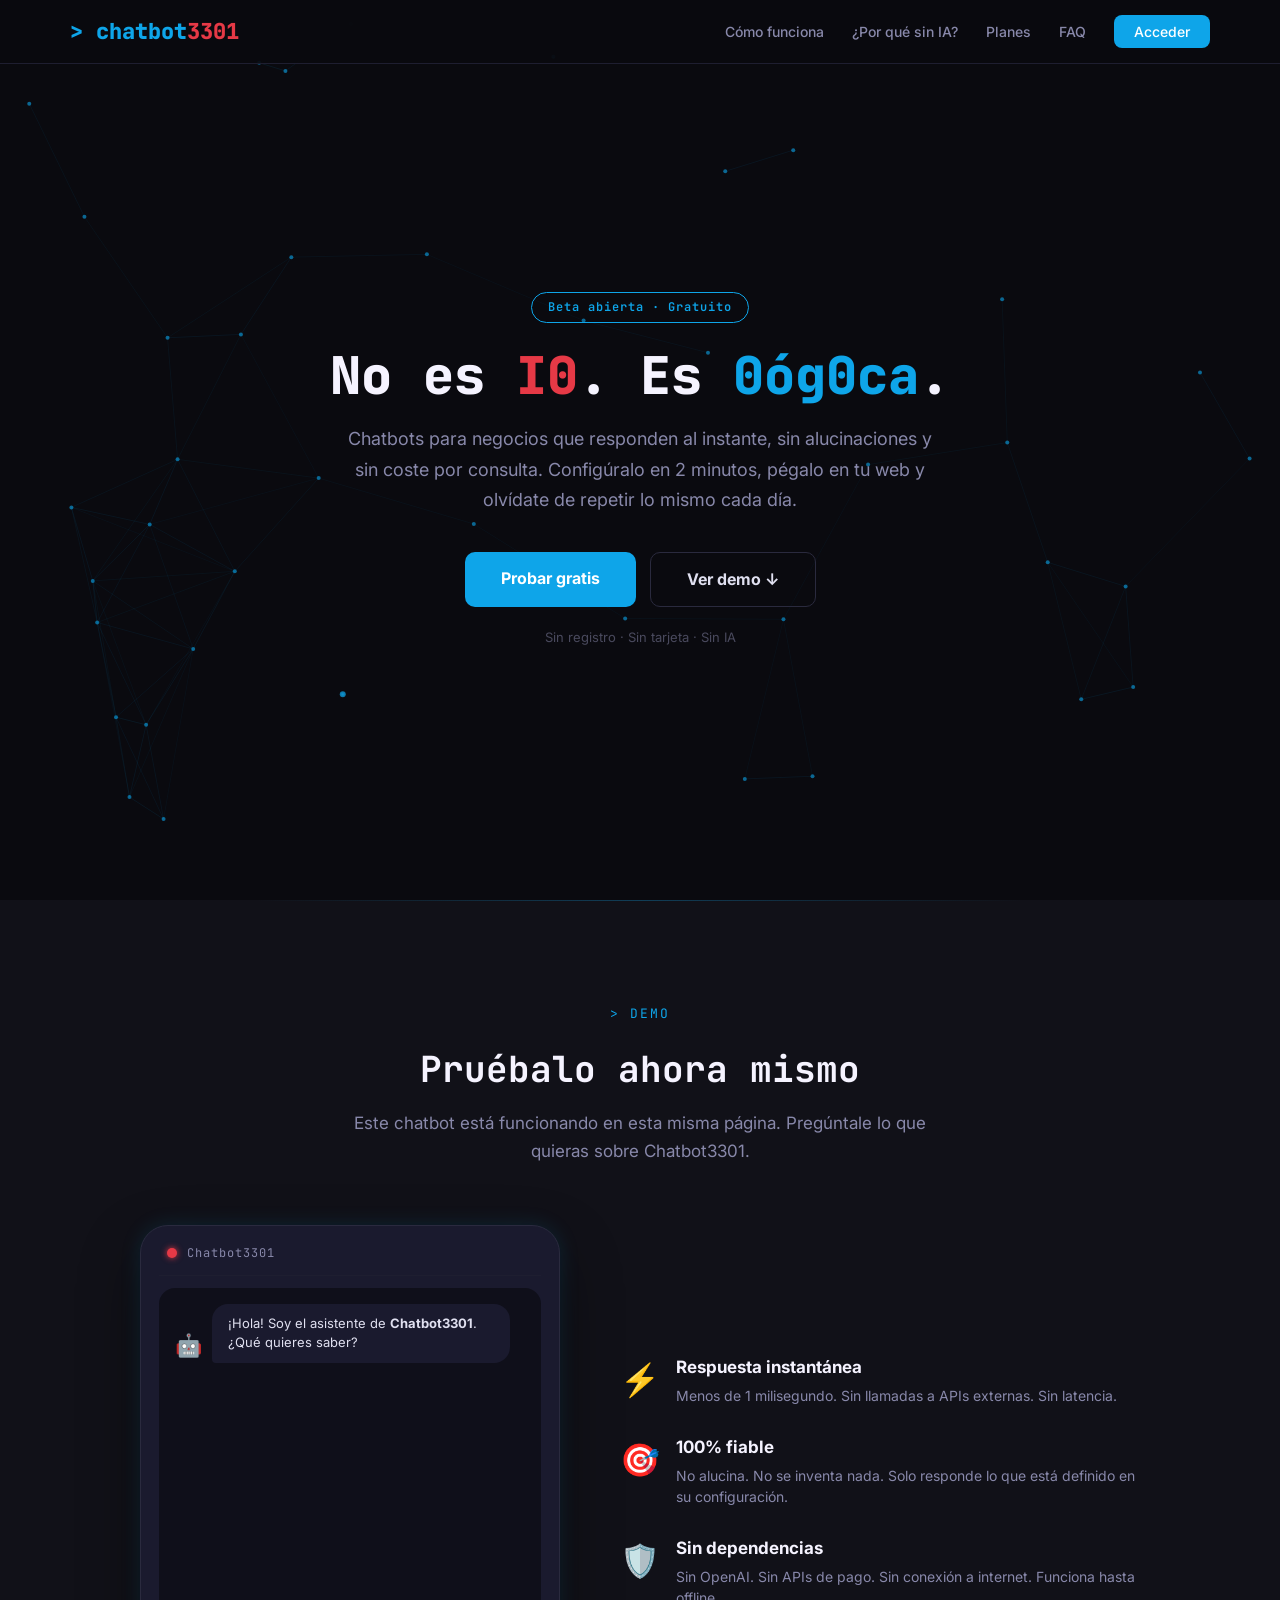
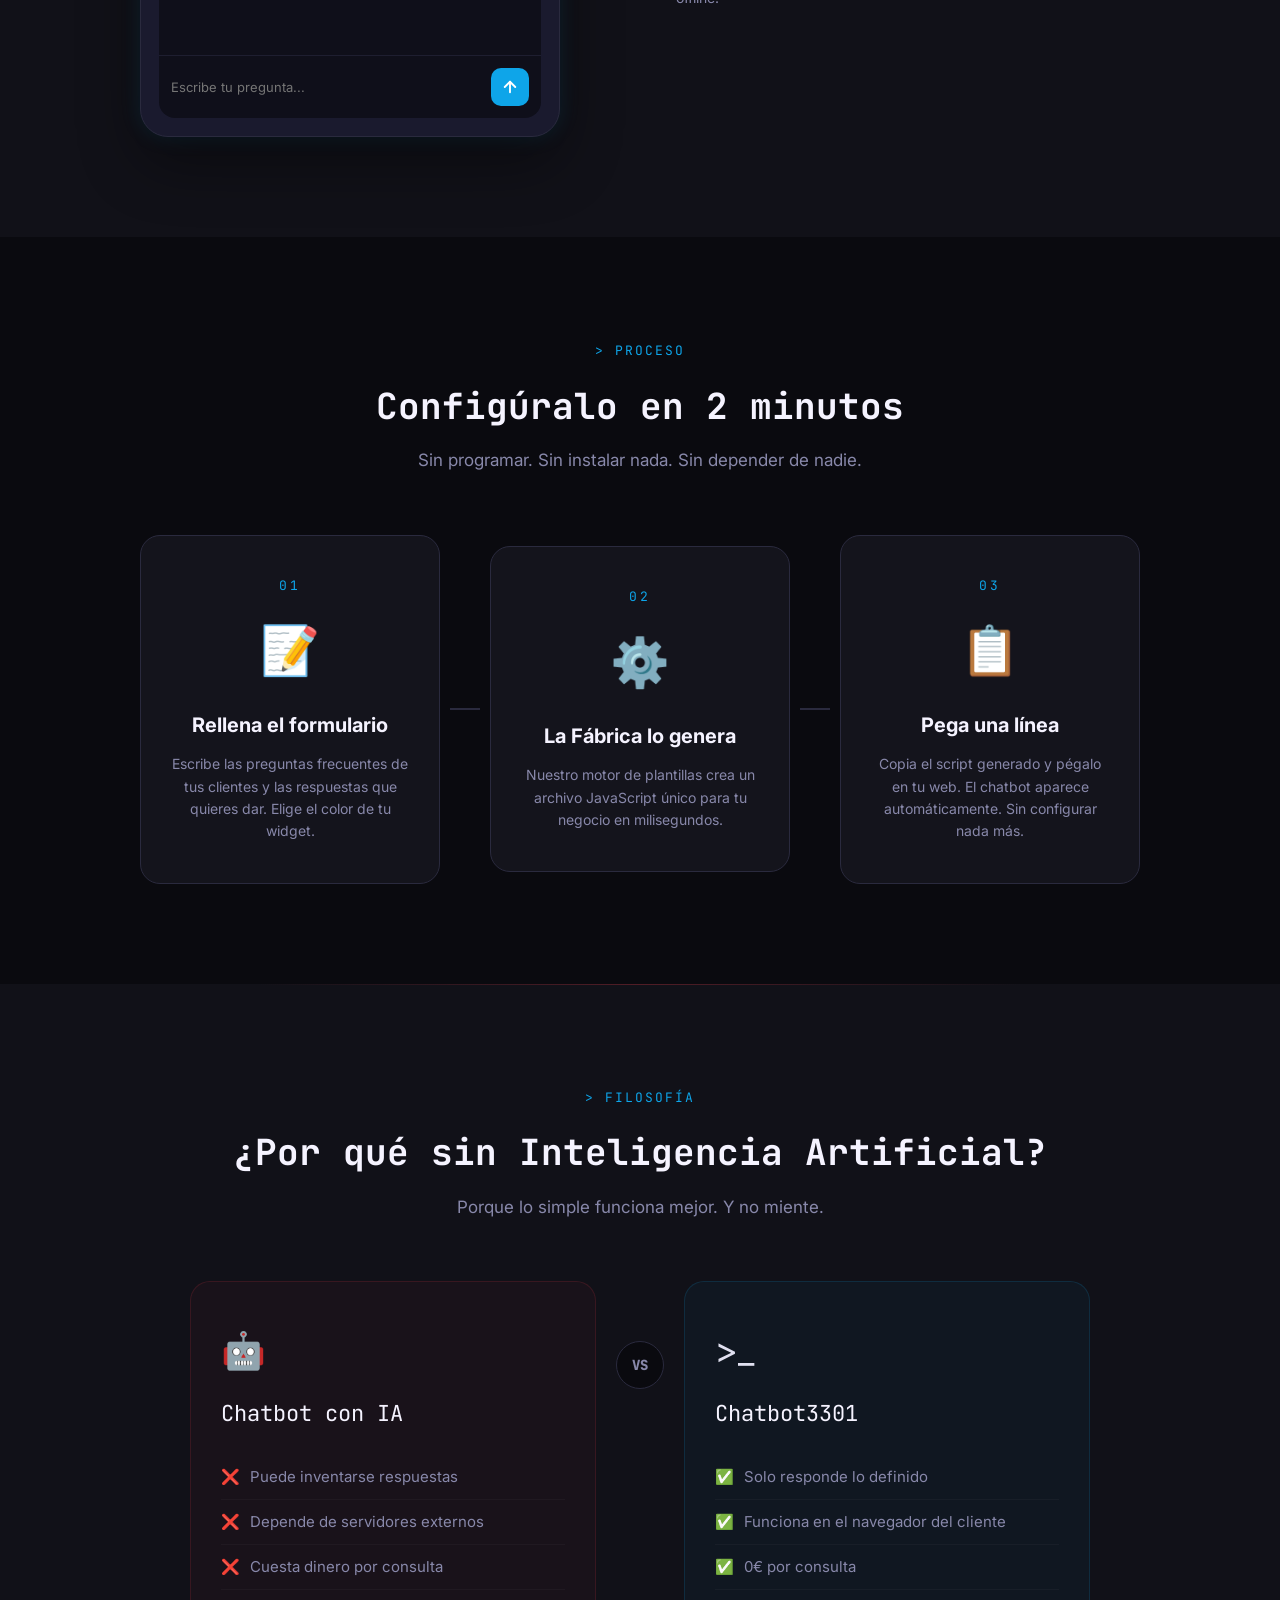
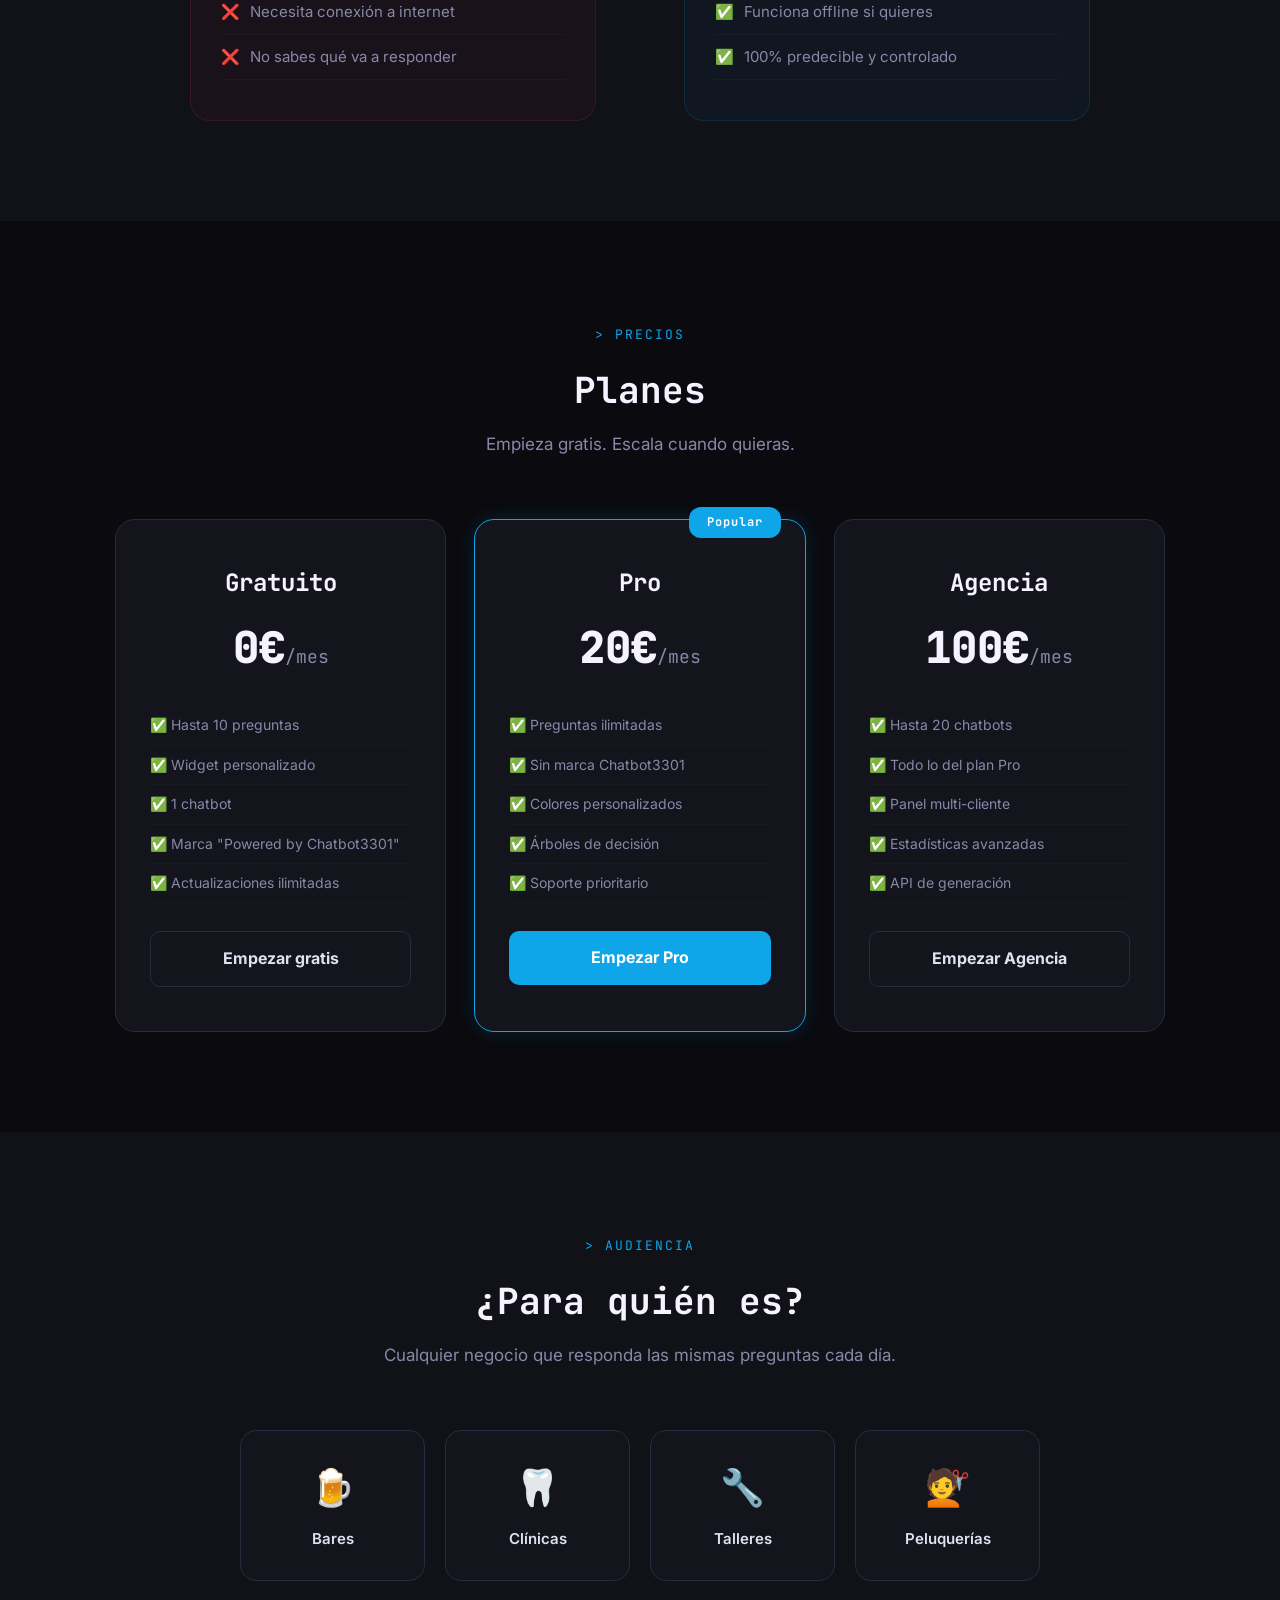
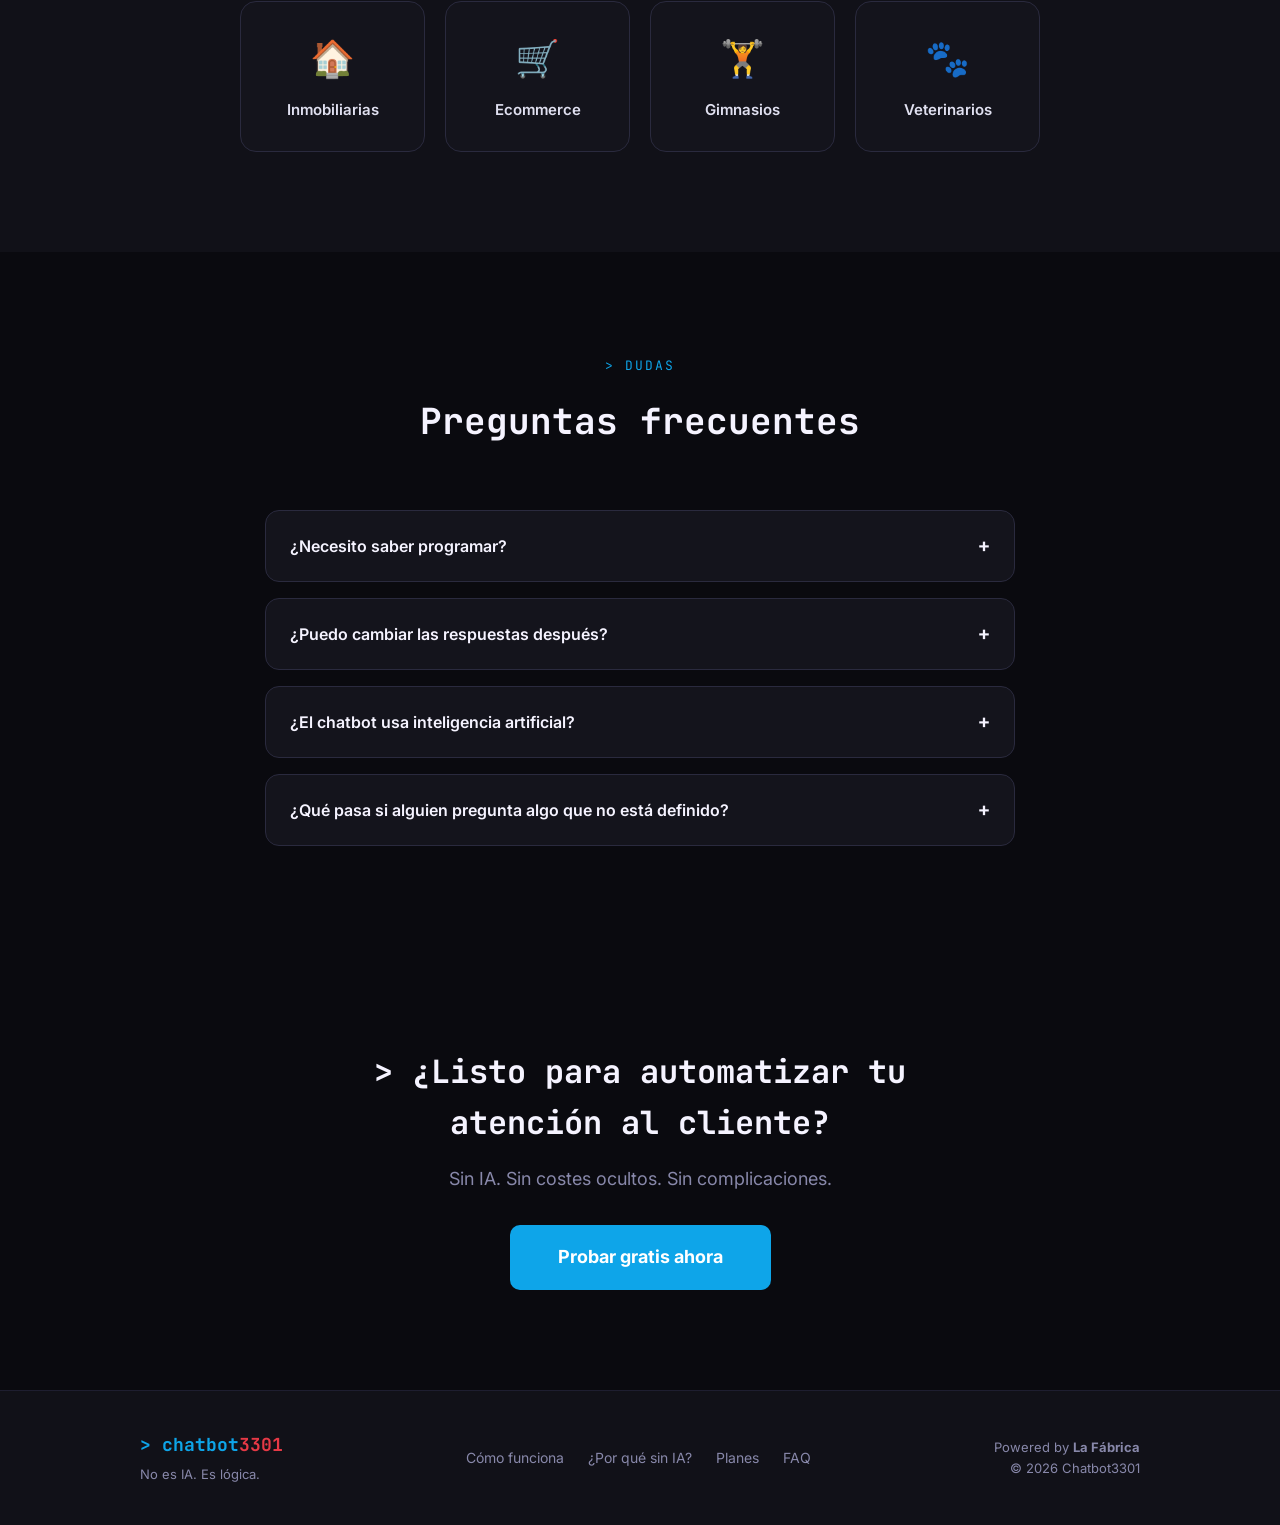
<file: index.html>
﻿<!DOCTYPE html>
<html lang="es">
<head>
  <meta charset="UTF-8">
  <meta name="viewport" content="width=device-width, initial-scale=1.0">
  <title>Chatbot3301 — No es IA. Es lógica.</title>
  <link rel="stylesheet" href="estilo.css">
</head>
<body>

  <!-- ========== NAV ========== -->
  <nav class="nav" id="nav">
    <div class="nav-contenedor">
      <a href="#" class="logo">&gt; chatbot<span class="logo-num">3301</span></a>
      <ul class="nav-links" id="navLinks">
        <li><a href="#como-funciona">Cómo funciona</a></li>
        <li><a href="#por-que">¿Por qué sin IA?</a></li>
        <li><a href="#planes">Planes</a></li>
        <li><a href="#faq">FAQ</a></li>
        <li><a href="/plataforma" class="btn-nav">Acceder</a></li>
      </ul>
      <button class="hamburguesa" id="hamburguesa" aria-label="Menú">
        <span></span><span></span><span></span>
      </button>
    </div>
  </nav>

  <!-- ========== HERO (INTACTO) ========== -->
  <section class="hero" id="hero">
    <canvas class="hero-canvas" id="canvasRed"></canvas>
    <div class="hero-contenido">
      <div class="hero-badge">Beta abierta · Gratuito</div>
      <h1 class="hero-titulo">
        No es <span class="texto-rojo glitch-texto" data-glitch>IA</span>.
        Es <span class="texto-azul glitch-texto" data-glitch>lógica</span>.
      </h1>
      <p class="hero-subtitulo">Chatbots para negocios que responden al instante, sin alucinaciones y sin coste por consulta. Configúralo en 2 minutos, pégalo en tu web y olvídate de repetir lo mismo cada día.</p>
      <div class="hero-botones">
        <a href="/plataforma" class="btn btn-azul">Probar gratis</a>
        <a href="#demo" class="btn btn-borde">Ver demo ↓</a>
      </div>
      <p class="hero-pista">Sin registro · Sin tarjeta · Sin IA</p>
    </div>
  </section>

  <!-- ========== DEMO INTERACTIVA ========== -->
  <section class="demo" id="demo">
    <div class="seccion-header">
      <span class="seccion-tag">&gt; DEMO</span>
      <h2>Pruébalo ahora mismo</h2>
      <p>Este chatbot está funcionando en esta misma página. Pregúntale lo que quieras sobre Chatbot3301.</p>
    </div>
    <div class="demo-contenedor">
      <div class="demo-telefono">
        <div class="telefono-superior">
          <span class="telefono-camara"></span>
          <span class="telefono-titulo">Chatbot3301</span>
        </div>
        <div class="telefono-pantalla">
          <div class="chat-demo" id="chatDemo">
            <div class="chat-mensaje bot">
              <span class="chat-avatar">🤖</span>
              <div class="chat-burbuja">¡Hola! Soy el asistente de <strong>Chatbot3301</strong>. ¿Qué quieres saber?</div>
            </div>
          </div>
          <div class="chat-input-demo">
            <input type="text" id="chatDemoInput" placeholder="Escribe tu pregunta...">
            <button id="chatDemoEnviar" aria-label="Enviar mensaje">
              <svg width="18" height="18" viewBox="0 0 24 24" fill="none" stroke="currentColor" stroke-width="2.5" stroke-linecap="round" stroke-linejoin="round"><polyline points="5 12 12 5 19 12"/><line x1="12" y1="19" x2="12" y2="5"/></svg>
            </button>
          </div>
        </div>
      </div>
      <div class="demo-info">
        <div class="demo-ventajas">
          <div class="ventaja-item anim-reveal">
            <span class="ventaja-icono">⚡</span>
            <div><strong>Respuesta instantánea</strong><p>Menos de 1 milisegundo. Sin llamadas a APIs externas. Sin latencia.</p></div>
          </div>
          <div class="ventaja-item anim-reveal">
            <span class="ventaja-icono">🎯</span>
            <div><strong>100% fiable</strong><p>No alucina. No se inventa nada. Solo responde lo que está definido en su configuración.</p></div>
          </div>
          <div class="ventaja-item anim-reveal">
            <span class="ventaja-icono">🛡️</span>
            <div><strong>Sin dependencias</strong><p>Sin OpenAI. Sin APIs de pago. Sin conexión a internet. Funciona hasta offline.</p></div>
          </div>
        </div>
      </div>
    </div>
  </section>

  <!-- ========== CÓMO FUNCIONA ========== -->
  <section class="como-funciona" id="como-funciona">
    <div class="seccion-header">
      <span class="seccion-tag">&gt; PROCESO</span>
      <h2>Configúralo en 2 minutos</h2>
      <p>Sin programar. Sin instalar nada. Sin depender de nadie.</p>
    </div>
    <div class="pasos-grid">
      <div class="paso-card anim-reveal">
        <div class="paso-numero">01</div>
        <div class="paso-icono">📝</div>
        <h3>Rellena el formulario</h3>
        <p>Escribe las preguntas frecuentes de tus clientes y las respuestas que quieres dar. Elige el color de tu widget.</p>
      </div>
      <div class="paso-conector">
        <div class="conector-linea"></div>
        <div class="conector-pulso"></div>
      </div>
      <div class="paso-card anim-reveal">
        <div class="paso-numero">02</div>
        <div class="paso-icono">⚙️</div>
        <h3>La Fábrica lo genera</h3>
        <p>Nuestro motor de plantillas crea un archivo JavaScript único para tu negocio en milisegundos.</p>
      </div>
      <div class="paso-conector">
        <div class="conector-linea"></div>
        <div class="conector-pulso"></div>
      </div>
      <div class="paso-card anim-reveal">
        <div class="paso-numero">03</div>
        <div class="paso-icono">📋</div>
        <h3>Pega una línea</h3>
        <p>Copia el script generado y pégalo en tu web. El chatbot aparece automáticamente. Sin configurar nada más.</p>
      </div>
    </div>
  </section>

  <!-- ========== ¿POR QUÉ SIN IA? ========== -->
  <section class="por-que" id="por-que">
    <div class="seccion-header">
      <span class="seccion-tag">&gt; FILOSOFÍA</span>
      <h2>¿Por qué sin Inteligencia Artificial?</h2>
      <p>Porque lo simple funciona mejor. Y no miente.</p>
    </div>
    <div class="comparativa-grid">
      <div class="comparativa-card mala anim-reveal">
        <div class="comparativa-icono">🤖</div>
        <div class="comparativa-titulo">Chatbot con IA</div>
        <ul>
          <li data-icon="❌">Puede inventarse respuestas</li>
          <li data-icon="❌">Depende de servidores externos</li>
          <li data-icon="❌">Cuesta dinero por consulta</li>
          <li data-icon="❌">Necesita conexión a internet</li>
          <li data-icon="❌">No sabes qué va a responder</li>
        </ul>
      </div>
      <div class="comparativa-vs">
        <span>VS</span>
      </div>
      <div class="comparativa-card buena anim-reveal">
        <div class="comparativa-icono">&gt;_</div>
        <div class="comparativa-titulo">Chatbot3301</div>
        <ul>
          <li data-icon="✅">Solo responde lo definido</li>
          <li data-icon="✅">Funciona en el navegador del cliente</li>
          <li data-icon="✅">0€ por consulta</li>
          <li data-icon="✅">Funciona offline si quieres</li>
          <li data-icon="✅">100% predecible y controlado</li>
        </ul>
      </div>
    </div>
  </section>

  <!-- ========== PLANES ========== -->
  <section class="planes" id="planes">
    <div class="seccion-header">
      <span class="seccion-tag">&gt; PRECIOS</span>
      <h2>Planes</h2>
      <p>Empieza gratis. Escala cuando quieras.</p>
    </div>
    <div class="planes-grid">
      <div class="plan-card anim-reveal">
        <div class="plan-header">
          <h3>Gratuito</h3>
          <p class="plan-precio">0€<span>/mes</span></p>
        </div>
        <ul>
          <li>✅ Hasta 10 preguntas</li>
          <li>✅ Widget personalizado</li>
          <li>✅ 1 chatbot</li>
          <li>✅ Marca "Powered by Chatbot3301"</li>
          <li>✅ Actualizaciones ilimitadas</li>
        </ul>
        <a href="/plataforma" class="btn btn-borde btn-block">Empezar gratis</a>
      </div>
      <div class="plan-card destacado anim-reveal">
        <div class="plan-etiqueta">Popular</div>
        <div class="plan-header">
          <h3>Pro</h3>
          <p class="plan-precio">20€<span>/mes</span></p>
        </div>
        <ul>
          <li>✅ Preguntas ilimitadas</li>
          <li>✅ Sin marca Chatbot3301</li>
          <li>✅ Colores personalizados</li>
          <li>✅ Árboles de decisión</li>
          <li>✅ Soporte prioritario</li>
        </ul>
        <a href="/plataforma" class="btn btn-azul btn-block">Empezar Pro</a>
      </div>
      <div class="plan-card anim-reveal">
        <div class="plan-header">
          <h3>Agencia</h3>
          <p class="plan-precio">100€<span>/mes</span></p>
        </div>
        <ul>
          <li>✅ Hasta 20 chatbots</li>
          <li>✅ Todo lo del plan Pro</li>
          <li>✅ Panel multi-cliente</li>
          <li>✅ Estadísticas avanzadas</li>
          <li>✅ API de generación</li>
        </ul>
        <a href="/plataforma" class="btn btn-borde btn-block">Empezar Agencia</a>
      </div>
    </div>
  </section>

  <!-- ========== PARA QUIÉN ========== -->
  <section class="para-quien" id="para-quien">
    <div class="seccion-header">
      <span class="seccion-tag">&gt; AUDIENCIA</span>
      <h2>¿Para quién es?</h2>
      <p>Cualquier negocio que responda las mismas preguntas cada día.</p>
    </div>
    <div class="iconos-grid">
      <div class="icono-item anim-reveal"><span class="icono-emoji">🍺</span><span class="icono-texto">Bares</span></div>
      <div class="icono-item anim-reveal"><span class="icono-emoji">🦷</span><span class="icono-texto">Clínicas</span></div>
      <div class="icono-item anim-reveal"><span class="icono-emoji">🔧</span><span class="icono-texto">Talleres</span></div>
      <div class="icono-item anim-reveal"><span class="icono-emoji">💇</span><span class="icono-texto">Peluquerías</span></div>
      <div class="icono-item anim-reveal"><span class="icono-emoji">🏠</span><span class="icono-texto">Inmobiliarias</span></div>
      <div class="icono-item anim-reveal"><span class="icono-emoji">🛒</span><span class="icono-texto">Ecommerce</span></div>
      <div class="icono-item anim-reveal"><span class="icono-emoji">🏋️</span><span class="icono-texto">Gimnasios</span></div>
      <div class="icono-item anim-reveal"><span class="icono-emoji">🐾</span><span class="icono-texto">Veterinarios</span></div>
    </div>
  </section>

  <!-- ========== FAQ ========== -->
  <section class="faq" id="faq">
    <div class="seccion-header">
      <span class="seccion-tag">&gt; DUDAS</span>
      <h2>Preguntas frecuentes</h2>
    </div>
    <div class="faq-grid">
      <div class="faq-item anim-reveal">
        <button class="faq-pregunta" aria-expanded="false">
          <span>¿Necesito saber programar?</span>
          <span class="faq-icono">+</span>
        </button>
        <div class="faq-respuesta">
          <p>No. Solo rellenas un formulario con tus preguntas y respuestas. La Fábrica genera el código por ti. Tú solo pegas una línea en tu web.</p>
        </div>
      </div>
      <div class="faq-item anim-reveal">
        <button class="faq-pregunta" aria-expanded="false">
          <span>¿Puedo cambiar las respuestas después?</span>
          <span class="faq-icono">+</span>
        </button>
        <div class="faq-respuesta">
          <p>Sí. Vuelves a la plataforma, editas lo que necesites, regeneras el script y reemplazas el anterior. Tarda segundos.</p>
        </div>
      </div>
      <div class="faq-item anim-reveal">
        <button class="faq-pregunta" aria-expanded="false">
          <span>¿El chatbot usa inteligencia artificial?</span>
          <span class="faq-icono">+</span>
        </button>
        <div class="faq-respuesta">
          <p>No. Usa lógica pura basada en patrones y palabras clave. No alucina, no se inventa nada, no depende de OpenAI ni de ninguna API externa.</p>
        </div>
      </div>
      <div class="faq-item anim-reveal">
        <button class="faq-pregunta" aria-expanded="false">
          <span>¿Qué pasa si alguien pregunta algo que no está definido?</span>
          <span class="faq-icono">+</span>
        </button>
        <div class="faq-respuesta">
          <p>El chatbot responde ofreciendo derivar la consulta a un humano por email o WhatsApp. Tú defines ese mensaje en la configuración.</p>
        </div>
      </div>
    </div>
  </section>

  <!-- ========== CTA FINAL ========== -->
  <section class="cta-final">
    <div class="cta-final-contenido anim-reveal">
      <h2>&gt; ¿Listo para automatizar tu atención al cliente?</h2>
      <p>Sin IA. Sin costes ocultos. Sin complicaciones.</p>
      <a href="/plataforma" class="btn btn-azul btn-grande">Probar gratis ahora</a>
    </div>
  </section>

  <!-- ========== FOOTER ========== -->
  <footer class="footer">
    <div class="footer-contenido">
      <div class="footer-marca">
        <p class="footer-logo">&gt; chatbot<span>3301</span></p>
        <p class="footer-tagline">No es IA. Es lógica.</p>
      </div>
      <div class="footer-links">
        <a href="#como-funciona">Cómo funciona</a>
        <a href="#por-que">¿Por qué sin IA?</a>
        <a href="#planes">Planes</a>
        <a href="#faq">FAQ</a>
      </div>
      <div class="footer-copy">
        <p>Powered by <strong>La Fábrica</strong></p>
        <p>© 2026 Chatbot3301</p>
      </div>
    </div>
  </footer>

  <script src="script.js"></script>
</body>
</html>
</file>
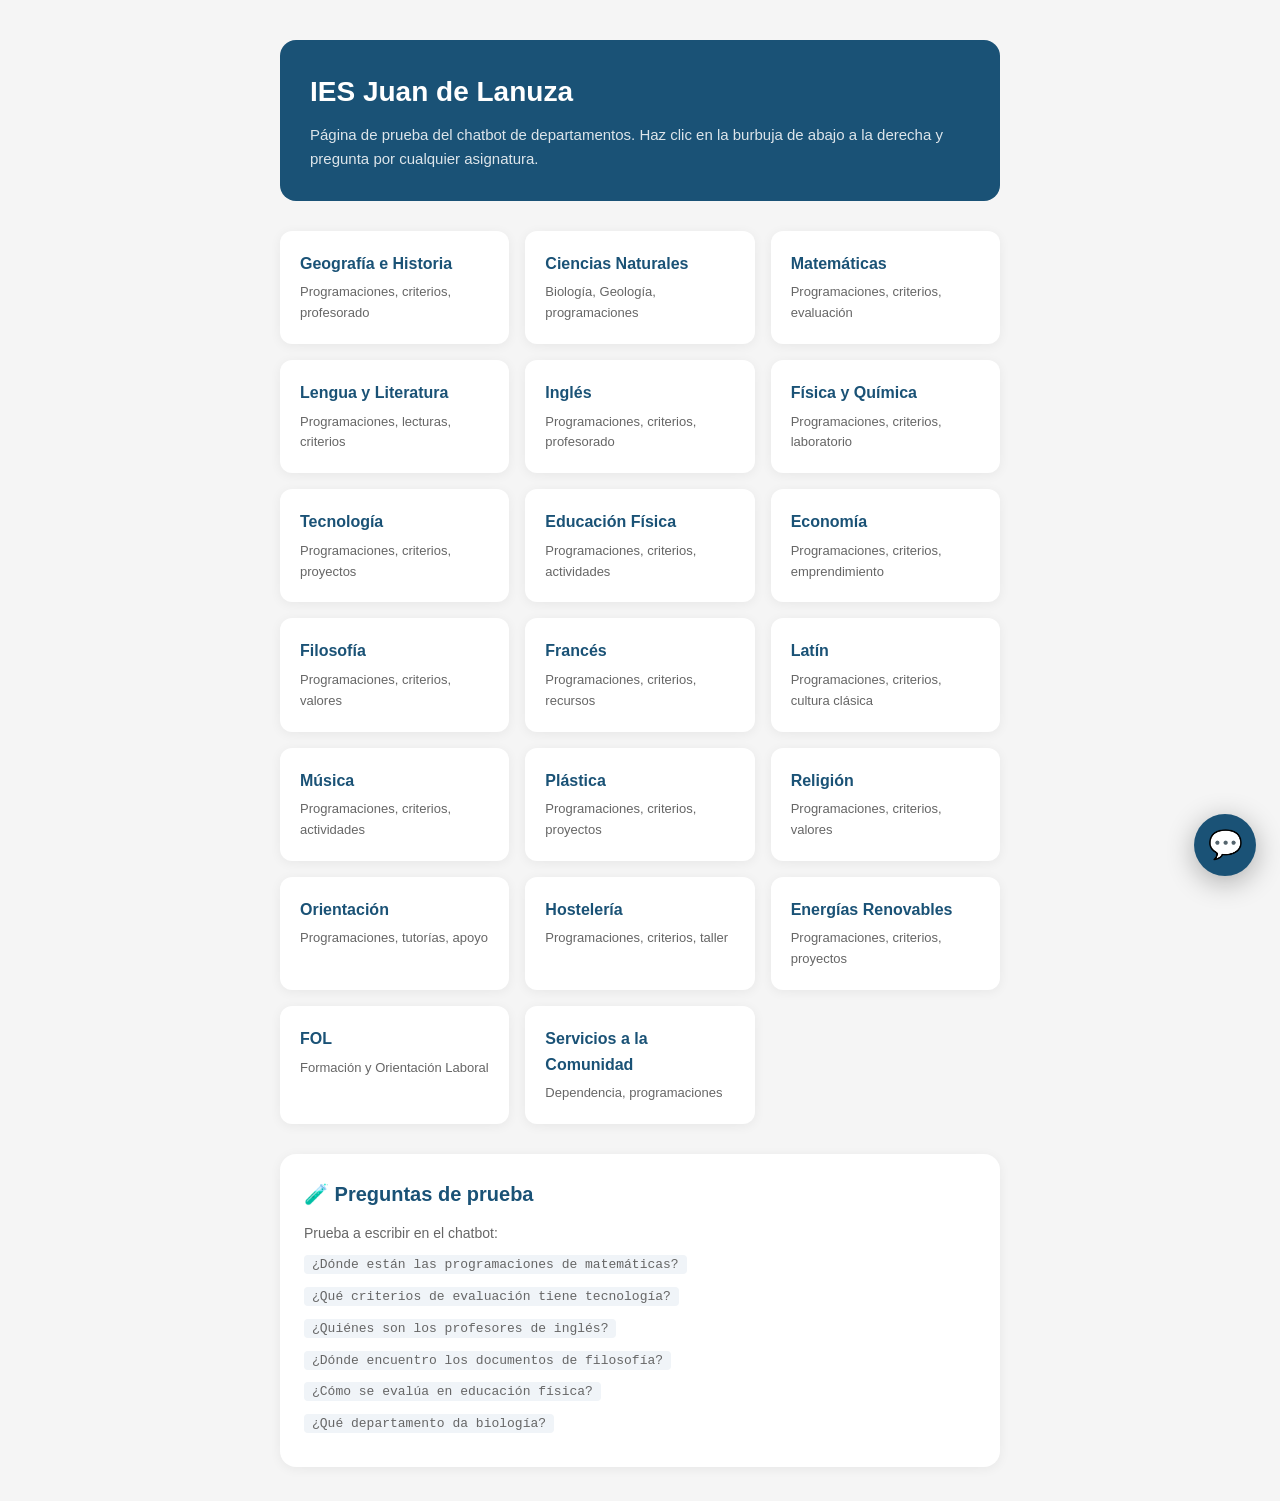
<file: test-instituto.html>
<!DOCTYPE html>
<html lang="es">
<head>
  <meta charset="UTF-8">
  <meta name="viewport" content="width=device-width, initial-scale=1.0">
  <title>IES Juan de Lanuza — Chatbot de Departamentos</title>
  <style>
    * { margin: 0; padding: 0; box-sizing: border-box; }
    body {
      font-family: 'Inter', -apple-system, sans-serif;
      background: #f5f5f5;
      color: #1a1a2e;
      padding: 40px;
      max-width: 800px;
      margin: 0 auto;
      line-height: 1.6;
    }
    .instituto-header {
      background: #1a5276;
      color: #fff;
      padding: 30px;
      border-radius: 16px;
      margin-bottom: 30px;
    }
    .instituto-header h1 { font-size: 28px; margin-bottom: 8px; }
    .instituto-header p { opacity: 0.85; font-size: 15px; }
    .departamentos-grid {
      display: grid;
      grid-template-columns: repeat(auto-fill, minmax(220px, 1fr));
      gap: 16px;
      margin-bottom: 30px;
    }
    .dep-card {
      background: #fff;
      padding: 20px;
      border-radius: 12px;
      box-shadow: 0 2px 12px rgba(0,0,0,0.06);
      transition: transform 0.2s;
      cursor: default;
    }
    .dep-card:hover { transform: translateY(-4px); }
    .dep-card h3 { font-size: 16px; color: #1a5276; margin-bottom: 6px; }
    .dep-card p { font-size: 13px; color: #666; }
    .test-section {
      background: #fff;
      padding: 24px;
      border-radius: 16px;
      box-shadow: 0 2px 12px rgba(0,0,0,0.06);
    }
    .test-section h2 { font-size: 20px; margin-bottom: 12px; color: #1a5276; }
    .test-section p { font-size: 14px; color: #666; margin-bottom: 8px; }
    .test-section code {
      background: #f0f4f8;
      padding: 2px 8px;
      border-radius: 4px;
      font-size: 13px;
    }
  </style>
</head>
<body>

  <div class="instituto-header">
    <h1>IES Juan de Lanuza</h1>
    <p>Página de prueba del chatbot de departamentos. Haz clic en la burbuja de abajo a la derecha y pregunta por cualquier asignatura.</p>
  </div>

  <div class="departamentos-grid">
    <div class="dep-card"><h3>Geografía e Historia</h3><p>Programaciones, criterios, profesorado</p></div>
    <div class="dep-card"><h3>Ciencias Naturales</h3><p>Biología, Geología, programaciones</p></div>
    <div class="dep-card"><h3>Matemáticas</h3><p>Programaciones, criterios, evaluación</p></div>
    <div class="dep-card"><h3>Lengua y Literatura</h3><p>Programaciones, lecturas, criterios</p></div>
    <div class="dep-card"><h3>Inglés</h3><p>Programaciones, criterios, profesorado</p></div>
    <div class="dep-card"><h3>Física y Química</h3><p>Programaciones, criterios, laboratorio</p></div>
    <div class="dep-card"><h3>Tecnología</h3><p>Programaciones, criterios, proyectos</p></div>
    <div class="dep-card"><h3>Educación Física</h3><p>Programaciones, criterios, actividades</p></div>
    <div class="dep-card"><h3>Economía</h3><p>Programaciones, criterios, emprendimiento</p></div>
    <div class="dep-card"><h3>Filosofía</h3><p>Programaciones, criterios, valores</p></div>
    <div class="dep-card"><h3>Francés</h3><p>Programaciones, criterios, recursos</p></div>
    <div class="dep-card"><h3>Latín</h3><p>Programaciones, criterios, cultura clásica</p></div>
    <div class="dep-card"><h3>Música</h3><p>Programaciones, criterios, actividades</p></div>
    <div class="dep-card"><h3>Plástica</h3><p>Programaciones, criterios, proyectos</p></div>
    <div class="dep-card"><h3>Religión</h3><p>Programaciones, criterios, valores</p></div>
    <div class="dep-card"><h3>Orientación</h3><p>Programaciones, tutorías, apoyo</p></div>
    <div class="dep-card"><h3>Hostelería</h3><p>Programaciones, criterios, taller</p></div>
    <div class="dep-card"><h3>Energías Renovables</h3><p>Programaciones, criterios, proyectos</p></div>
    <div class="dep-card"><h3>FOL</h3><p>Formación y Orientación Laboral</p></div>
    <div class="dep-card"><h3>Servicios a la Comunidad</h3><p>Dependencia, programaciones</p></div>
  </div>

  <div class="test-section">
    <h2>🧪 Preguntas de prueba</h2>
    <p>Prueba a escribir en el chatbot:</p>
    <p><code>¿Dónde están las programaciones de matemáticas?</code></p>
    <p><code>¿Qué criterios de evaluación tiene tecnología?</code></p>
    <p><code>¿Quiénes son los profesores de inglés?</code></p>
    <p><code>¿Dónde encuentro los documentos de filosofía?</code></p>
    <p><code>¿Cómo se evalúa en educación física?</code></p>
    <p><code>¿Qué departamento da biología?</code></p>
  </div>

  <script src="salida/ies-juan-de-lanuza.js"></script>
</body>
</html>
</file>
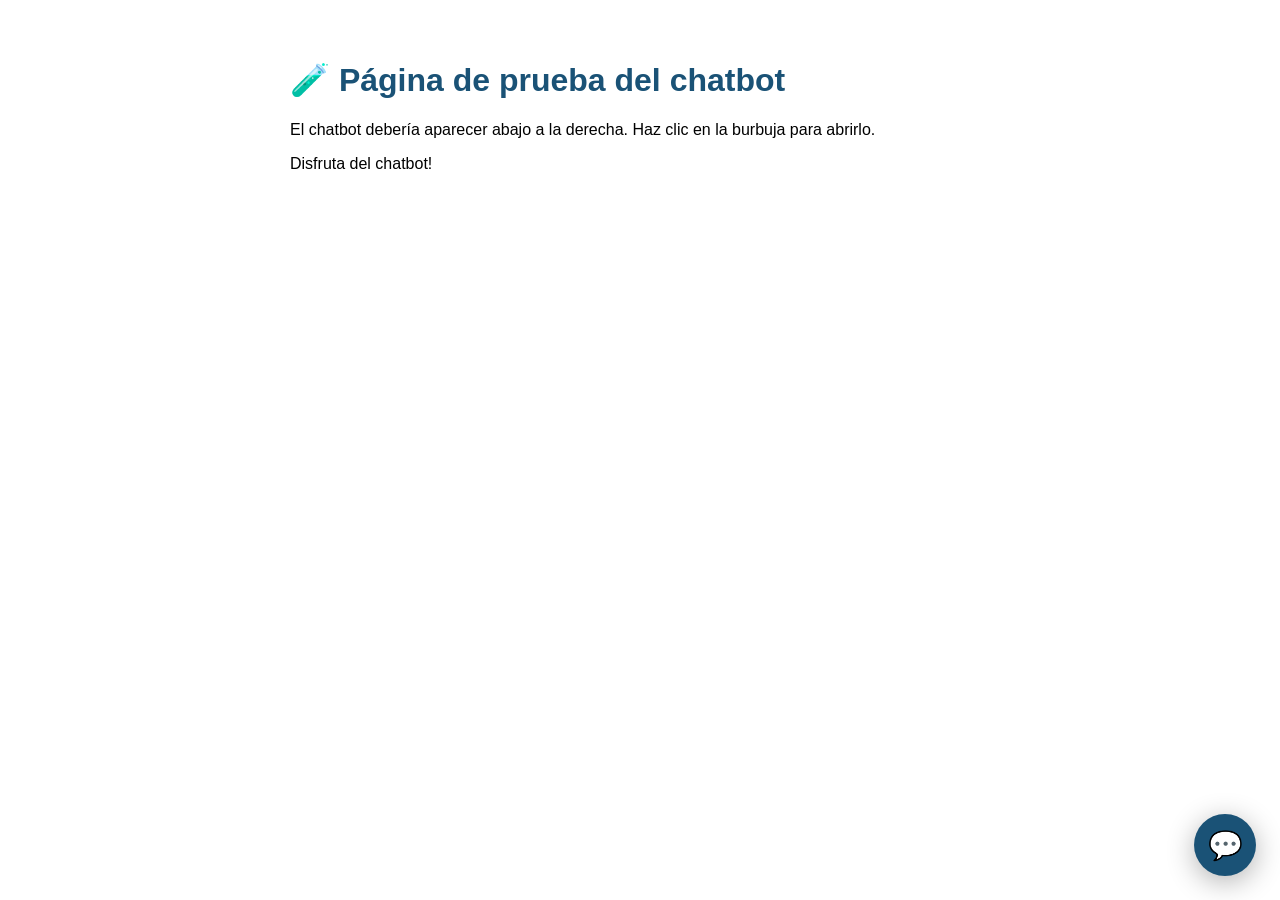
<file: test.html>
<!DOCTYPE html>
<html lang="es">
<head>
  <meta charset="UTF-8">
  <meta name="viewport" content="width=device-width, initial-scale=1.0">
  <title>Test Chatbot3301</title>
  <style>
    body { font-family: sans-serif; padding: 40px; max-width: 700px; margin: 0 auto; }
    h1 { color: #1a5276; }
  </style>
</head>
<body>
  <h1>🧪 Página de prueba del chatbot</h1>
  <p>El chatbot debería aparecer abajo a la derecha. Haz clic en la burbuja para abrirlo.</p>
  <p>Disfruta del chatbot!</p>

  <script src="/salida/ies-juan-de-lanuza.js"></script>
</body>
</html>
</file>
<file: estilo.css>
﻿@import url('https://fonts.googleapis.com/css2?family=JetBrains+Mono:wght@400;700;900&family=Inter:wght@400;600;700;900&display=swap');

*, *::before, *::after { margin: 0; padding: 0; box-sizing: border-box; }

:root {
  --fondo: #0a0a0f;
  --fondo-claro: #111118;
  --fondo-card: #14141c;
  --borde: #1e1e30;
  --borde-claro: #2a2a3e;
  --texto: #e0e0f0;
  --texto-muted: #8888aa;
  --azul: #0ea5e9;
  --azul-oscuro: #0284c7;
  --rojo: #e63946;
  --rojo-oscuro: #b91c1c;
  --verde: #00ff41;
  --font-mono: 'JetBrains Mono', monospace;
  --font-cuerpo: 'Inter', sans-serif;
  --transition: 0.3s ease;
  --shadow-glow: 0 0 20px rgba(14,165,233,0.15);
}

html { scroll-behavior: smooth; }

body {
  font-family: var(--font-cuerpo);
  background: var(--fondo);
  color: var(--texto);
  line-height: 1.6;
  overflow-x: hidden;
  scroll-snap-type: y proximity;
}

section {
  scroll-snap-align: start;
}

/* ========== UTILIDADES ========== */
.btn {
  padding: 14px 36px;
  border-radius: 10px;
  font-weight: 700;
  font-size: 16px;
  cursor: pointer;
  text-decoration: none;
  transition: all var(--transition);
  display: inline-block;
  border: none;
  font-family: var(--font-cuerpo);
}
.btn-azul { background: var(--azul); color: #fff; }
.btn-azul:hover { background: var(--azul-oscuro); transform: translateY(-2px); box-shadow: 0 10px 30px rgba(14,165,233,0.3); }
.btn-borde { background: transparent; color: var(--texto); border: 1px solid var(--borde-claro); }
.btn-borde:hover { border-color: var(--azul); color: var(--azul); transform: translateY(-2px); }
.btn-block { display: block; text-align: center; }
.btn-grande { padding: 18px 48px; font-size: 18px; }

.seccion-header { text-align: center; margin-bottom: 60px; }
.seccion-tag {
  display: inline-block;
  font-family: var(--font-mono);
  font-size: 13px;
  color: var(--azul);
  letter-spacing: 2px;
  margin-bottom: 16px;
}
.seccion-header h2 { font-family: var(--font-mono); font-size: 36px; color: #f5f3ff; margin-bottom: 12px; }
.seccion-header p { font-size: 17px; color: var(--texto-muted); max-width: 600px; margin: 0 auto; }

.anim-reveal {
  opacity: 0;
  transform: translateY(30px);
  transition: opacity 0.6s ease, transform 0.6s ease;
}
.anim-reveal.visible { opacity: 1; transform: translateY(0); }

/* ========== NAV ========== */
.nav {
  position: fixed;
  top: 0;
  width: 100%;
  z-index: 100;
  background: rgba(10,10,15,0.85);
  backdrop-filter: blur(16px);
  border-bottom: 1px solid var(--borde);
  transition: all var(--transition);
}
.nav-contenedor {
  max-width: 1200px;
  margin: 0 auto;
  display: flex;
  justify-content: space-between;
  align-items: center;
  padding: 14px 30px;
}
.logo {
  font-family: var(--font-mono);
  font-size: 22px;
  font-weight: 900;
  color: var(--azul);
  text-decoration: none;
  transition: color var(--transition);
}
.logo:hover { color: #fff; }
.logo-num { color: var(--rojo); }
.nav-links { display: flex; gap: 28px; align-items: center; list-style: none; }
.nav-links a { color: var(--texto-muted); text-decoration: none; font-size: 14px; font-weight: 500; transition: color var(--transition); position: relative; }
.nav-links a:hover { color: var(--texto); }
.nav-links a::after {
  content: '';
  position: absolute;
  bottom: -4px;
  left: 0;
  width: 0;
  height: 1px;
  background: var(--azul);
  transition: width var(--transition);
}
.nav-links a:hover::after { width: 100%; }
.btn-nav {
  background: var(--azul);
  color: #fff !important;
  padding: 8px 20px;
  border-radius: 8px;
  font-weight: 600;
  transition: all var(--transition);
}
.btn-nav:hover { background: var(--azul-oscuro); }
.btn-nav::after { display: none; }

.hamburguesa { display: none; flex-direction: column; gap: 5px; background: none; border: none; cursor: pointer; z-index: 101; }
.hamburguesa span { width: 24px; height: 2px; background: var(--texto); transition: all var(--transition); }
.hamburguesa.activo span:nth-child(1) { transform: rotate(45deg) translate(5px,5px); }
.hamburguesa.activo span:nth-child(2) { opacity: 0; }
.hamburguesa.activo span:nth-child(3) { transform: rotate(-45deg) translate(5px,-5px); }

/* ========== HERO ========== */
.hero {
  min-height: 100vh;
  display: flex;
  align-items: center;
  justify-content: center;
  position: relative;
  overflow: hidden;
  padding: 120px 30px 80px;
}
.hero-canvas { position: absolute; top: 0; left: 0; width: 100%; height: 100%; pointer-events: none; z-index: 0; }
.hero-contenido { max-width: 750px; text-align: center; position: relative; z-index: 2; }
.hero-badge {
  display: inline-block;
  border: 1px solid var(--azul);
  color: var(--azul);
  padding: 5px 16px;
  border-radius: 20px;
  font-size: 12px;
  font-weight: 600;
  letter-spacing: 1px;
  margin-bottom: 24px;
  font-family: var(--font-mono);
}
.hero-titulo { font-family: var(--font-mono); font-size: 52px; font-weight: 900; line-height: 1.1; margin-bottom: 20px; color: #f5f3ff; }
.texto-rojo { color: var(--rojo); }
.texto-azul { color: var(--azul); }
.glitch-texto { display: inline-block; }
.hero-subtitulo { font-size: 18px; color: var(--texto-muted); margin-bottom: 36px; max-width: 600px; margin-left: auto; margin-right: auto; line-height: 1.7; }
.hero-botones { display: flex; gap: 14px; justify-content: center; margin-bottom: 20px; }
.hero-pista { font-size: 13px; color: var(--texto-muted); opacity: 0.5; }

/* ========== DEMO ========== */
.demo { padding: 100px 30px; background: var(--fondo-claro); position: relative; }
.demo::before {
  content: '';
  position: absolute;
  top: 0;
  left: 50%;
  transform: translateX(-50%);
  width: 60%;
  height: 1px;
  background: linear-gradient(90deg, transparent, var(--azul), transparent);
  opacity: 0.3;
}
.demo-contenedor { max-width: 1000px; margin: 0 auto; display: grid; grid-template-columns: 420px 1fr; gap: 60px; align-items: center; }
.demo-telefono {
  background: #1a1a2e;
  border-radius: 28px;
  padding: 18px;
  border: 1px solid var(--borde-claro);
  box-shadow: 0 25px 60px rgba(0,0,0,0.4), var(--shadow-glow);
  position: relative;
}
.telefono-superior {
  display: flex;
  align-items: center;
  gap: 10px;
  padding: 0 8px 12px;
  border-bottom: 1px solid var(--borde);
  margin-bottom: 12px;
}
.telefono-camara { width: 10px; height: 10px; border-radius: 50%; background: var(--rojo); box-shadow: 0 0 6px var(--rojo); }
.telefono-titulo { font-family: var(--font-mono); font-size: 12px; color: var(--texto-muted); letter-spacing: 1px; }
.telefono-pantalla { background: #0f0f1a; border-radius: 16px; overflow: hidden; height: 430px; display: flex; flex-direction: column; }
.chat-demo { flex: 1; padding: 16px; overflow-y: auto; display: flex; flex-direction: column; gap: 12px; }
.chat-mensaje { display: flex; gap: 10px; align-items: flex-end; }
.chat-mensaje.bot { align-self: flex-start; }
.chat-mensaje.usuario { align-self: flex-end; flex-direction: row-reverse; }
.chat-avatar { font-size: 22px; flex-shrink: 0; }
.chat-burbuja {
  padding: 10px 16px;
  border-radius: 16px;
  font-size: 13px;
  max-width: 85%;
  line-height: 1.5;
  animation: fadeInUp 0.3s ease;
}
.chat-mensaje.bot .chat-burbuja { background: #1a1a2e; color: var(--texto); border-bottom-left-radius: 4px; }
.chat-mensaje.usuario .chat-burbuja { background: var(--azul); color: #fff; border-bottom-right-radius: 4px; }
@keyframes fadeInUp { from { opacity: 0; transform: translateY(10px); } to { opacity: 1; transform: translateY(0); } }
.chat-input-demo { display: flex; padding: 12px; border-top: 1px solid var(--borde); gap: 8px; }
.chat-input-demo input { flex: 1; background: transparent; border: none; color: var(--texto); font-size: 13px; outline: none; font-family: var(--font-cuerpo); }
.chat-input-demo button {
  background: var(--azul); color: #fff; border: none; width: 38px; height: 38px;
  border-radius: 10px; cursor: pointer; display: flex; align-items: center; justify-content: center;
  transition: all var(--transition);
}
.chat-input-demo button:hover { background: var(--azul-oscuro); }
.demo-ventajas { display: flex; flex-direction: column; gap: 28px; }
.ventaja-item { display: flex; gap: 16px; align-items: flex-start; }
.ventaja-icono { font-size: 32px; flex-shrink: 0; }
.ventaja-item strong { font-size: 17px; color: #f5f3ff; display: block; margin-bottom: 4px; }
.ventaja-item p { font-size: 14px; color: var(--texto-muted); line-height: 1.5; }

/* ========== CÓMO FUNCIONA ========== */
.como-funciona { padding: 100px 30px; }
.pasos-grid { max-width: 1000px; margin: 0 auto; display: flex; gap: 0; align-items: center; justify-content: center; }
.paso-card {
  background: var(--fondo-card);
  border: 1px solid var(--borde-claro);
  border-radius: 20px;
  padding: 40px 30px;
  text-align: center;
  flex: 1;
  transition: all var(--transition);
  position: relative;
}
.paso-card:hover { border-color: var(--azul); transform: translateY(-8px); box-shadow: var(--shadow-glow); }
.paso-numero { font-family: var(--font-mono); font-size: 13px; color: var(--azul); margin-bottom: 16px; letter-spacing: 3px; }
.paso-icono { font-size: 48px; margin-bottom: 20px; }
.paso-card h3 { font-size: 20px; color: #f5f3ff; margin-bottom: 12px; }
.paso-card p { font-size: 14px; color: var(--texto-muted); line-height: 1.6; }
.paso-conector {
  display: flex;
  flex-direction: column;
  align-items: center;
  padding: 0 10px;
  flex-shrink: 0;
  position: relative;
  width: 50px;
}
.conector-linea {
  width: 100%;
  height: 2px;
  background: var(--borde-claro);
  position: relative;
  overflow: visible;
}
.conector-pulso {
  position: absolute;
  top: 50%;
  left: 0;
  transform: translateY(-50%);
  width: 100%;
  height: 2px;
  background: transparent;
  border-radius: 0;
  animation: none;
  pointer-events: none;
}
.conector-pulso::before {
  content: '';
  position: absolute;
  top: 50%;
  left: 0;
  transform: translateY(-50%);
  width: 0%;
  height: 2px;
  background: var(--azul);
  animation: cargaDescarga 3s ease-in-out infinite;
  box-shadow: 0 0 8px var(--azul);
}
.conector-pulso::after {
  content: '→';
  position: absolute;
  right: -8px;
  top: 50%;
  transform: translateY(-50%);
  font-size: 14px;
  color: var(--azul);
  font-family: var(--font-mono);
  opacity: 0;
  animation: flechaAparece 3s ease-in-out infinite;
}

@keyframes cargaDescarga {
  0% { width: 0%; left: 0; }
  40% { width: 100%; left: 0; }
  60% { width: 100%; left: 0; }
  100% { width: 0%; left: 100%; }
}
@keyframes flechaAparece {
  0%, 35% { opacity: 0; }
  40%, 60% { opacity: 1; }
  65%, 100% { opacity: 0; }
}

/* ========== ¿POR QUÉ? ========== */
.por-que { padding: 100px 30px; background: var(--fondo-claro); position: relative; }
.por-que::before {
  content: '';
  position: absolute;
  top: 0;
  left: 50%;
  transform: translateX(-50%);
  width: 60%;
  height: 1px;
  background: linear-gradient(90deg, transparent, var(--rojo), transparent);
  opacity: 0.3;
}
.comparativa-grid { max-width: 900px; margin: 0 auto; display: grid; grid-template-columns: 1fr auto 1fr; gap: 20px; align-items: start; }
.comparativa-card { padding: 40px 30px; border-radius: 20px; transition: all var(--transition); }
.comparativa-card:hover { transform: translateY(-4px); }
.comparativa-card.mala { background: rgba(230,57,70,0.04); border: 1px solid rgba(230,57,70,0.15); }
.comparativa-card.buena { background: rgba(14,165,233,0.04); border: 1px solid rgba(14,165,233,0.15); }
.comparativa-icono { font-size: 36px; margin-bottom: 16px; }
.comparativa-titulo { font-family: var(--font-mono); font-size: 22px; margin-bottom: 24px; color: #f5f3ff; }
.comparativa-card ul { list-style: none; }
.comparativa-card ul li { padding: 10px 0; font-size: 15px; color: var(--texto-muted); border-bottom: 1px solid rgba(255,255,255,0.03); display: flex; align-items: center; gap: 10px; }
.comparativa-card ul li::before { content: attr(data-icon); font-weight: bold; flex-shrink: 0; }
.comparativa-vs {
  display: flex;
  align-items: center;
  justify-content: center;
  padding-top: 60px;
}
.comparativa-vs span {
  font-family: var(--font-mono);
  font-size: 14px;
  color: var(--texto-muted);
  background: var(--fondo);
  border: 1px solid var(--borde-claro);
  border-radius: 50%;
  width: 48px;
  height: 48px;
  display: flex;
  align-items: center;
  justify-content: center;
  font-weight: 900;
}

/* ========== PLANES ========== */
.planes { padding: 100px 30px; }
.planes-grid { max-width: 1050px; margin: 0 auto; display: grid; grid-template-columns: repeat(3, 1fr); gap: 28px; }
.plan-card {
  background: var(--fondo-card);
  border: 1px solid var(--borde-claro);
  border-radius: 20px;
  padding: 44px 34px;
  position: relative;
  transition: all var(--transition);
}
.plan-card:hover { transform: translateY(-6px); box-shadow: var(--shadow-glow); border-color: var(--azul); }
.plan-card.destacado { border-color: var(--azul); box-shadow: var(--shadow-glow); }
.plan-etiqueta {
  position: absolute;
  top: -13px;
  right: 24px;
  background: var(--azul);
  color: #fff;
  padding: 6px 18px;
  border-radius: 12px;
  font-size: 12px;
  font-weight: 700;
  letter-spacing: 1px;
  font-family: var(--font-mono);
}
.plan-header { margin-bottom: 24px; text-align: center; }
.plan-header h3 { font-family: var(--font-mono); font-size: 24px; color: #f5f3ff; margin-bottom: 10px; }
.plan-precio { font-family: var(--font-mono); font-size: 44px; font-weight: 900; color: #f5f3ff; }
.plan-precio span { font-size: 18px; color: var(--texto-muted); font-weight: 400; }
.plan-card ul { list-style: none; margin-bottom: 28px; }
.plan-card ul li { padding: 8px 0; font-size: 14px; color: var(--texto-muted); border-bottom: 1px solid rgba(255,255,255,0.02); }

/* ========== PARA QUIÉN ========== */
.para-quien { padding: 100px 30px; background: var(--fondo-claro); }
.iconos-grid { max-width: 800px; margin: 0 auto; display: grid; grid-template-columns: repeat(4, 1fr); gap: 20px; }
.icono-item {
  background: var(--fondo-card);
  border: 1px solid var(--borde-claro);
  border-radius: 16px;
  padding: 28px 20px;
  text-align: center;
  transition: all var(--transition);
  cursor: default;
}
.icono-item:hover { border-color: var(--azul); transform: translateY(-4px); box-shadow: var(--shadow-glow); }
.icono-emoji { font-size: 36px; display: block; margin-bottom: 10px; }
.icono-texto { font-size: 15px; color: var(--texto); font-weight: 600; }

/* ========== FAQ ========== */
.faq { padding: 100px 30px; }
.faq-grid { max-width: 750px; margin: 0 auto; display: flex; flex-direction: column; gap: 16px; }
.faq-item { background: var(--fondo-card); border: 1px solid var(--borde-claro); border-radius: 14px; overflow: hidden; transition: all var(--transition); }
.faq-item:hover { border-color: var(--azul); }
.faq-pregunta {
  width: 100%;
  background: none;
  border: none;
  color: #f5f3ff;
  padding: 22px 24px;
  font-size: 16px;
  font-weight: 600;
  text-align: left;
  cursor: pointer;
  display: flex;
  justify-content: space-between;
  align-items: center;
  font-family: var(--font-cuerpo);
  transition: color var(--transition);
}
.faq-pregunta:hover { color: var(--azul); }
.faq-icono { font-family: var(--font-mono); font-size: 20px; transition: transform var(--transition); }
.faq-item.activo .faq-icono { transform: rotate(45deg); }
.faq-respuesta { max-height: 0; overflow: hidden; transition: max-height 0.4s ease, padding 0.4s ease; }
.faq-item.activo .faq-respuesta { max-height: 200px; padding: 0 24px 22px; }
.faq-respuesta p { font-size: 14px; color: var(--texto-muted); line-height: 1.7; }

/* ========== CTA FINAL ========== */
.cta-final { padding: 100px 30px; text-align: center; }
.cta-final-contenido { max-width: 600px; margin: 0 auto; }
.cta-final h2 { font-family: var(--font-mono); font-size: 32px; color: #f5f3ff; margin-bottom: 16px; }
.cta-final p { font-size: 18px; color: var(--texto-muted); margin-bottom: 32px; }

/* ========== FOOTER ========== */
.footer { padding: 40px 30px; border-top: 1px solid var(--borde); background: var(--fondo-claro); }
.footer-contenido { max-width: 1000px; margin: 0 auto; display: flex; justify-content: space-between; align-items: center; }
.footer-logo { font-family: var(--font-mono); font-size: 18px; color: var(--azul); font-weight: 700; }
.footer-logo span { color: var(--rojo); }
.footer-tagline { font-size: 13px; color: var(--texto-muted); margin-top: 4px; }
.footer-links { display: flex; gap: 24px; }
.footer-links a { color: var(--texto-muted); text-decoration: none; font-size: 14px; transition: color var(--transition); }
.footer-links a:hover { color: var(--azul); }
.footer-copy { text-align: right; }
.footer-copy p { font-size: 13px; color: var(--texto-muted); }

/* ========== RESPONSIVE ========== */
@media (max-width: 768px) {
  .hero-titulo { font-size: 32px; }
  .nav-links { display: none; position: absolute; top: 60px; left: 0; width: 100%; background: rgba(10,10,15,0.98); flex-direction: column; padding: 20px 30px; gap: 16px; border-bottom: 1px solid var(--borde); }
  .nav-links.activo { display: flex; }
  .hamburguesa { display: flex; }
  .demo-contenedor { grid-template-columns: 1fr; }
  .pasos-grid { flex-direction: column; gap: 20px; }
  .paso-conector { flex-direction: row; padding: 10px 0; }
  .conector-linea { width: 2px; height: 30px; }
  @keyframes cargaDescargaVertical {
    0% { height: 0%; top: 0; }
    40% { height: 100%; top: 0; }
    60% { height: 100%; top: 0; }
    100% { height: 0%; top: 100%; }
  }
  .conector-pulso::before {
    width: 2px;
    height: 0%;
    left: 50%;
    top: 0;
    transform: translateX(-50%);
    animation: cargaDescargaVertical 3s ease-in-out infinite;
  }
  .conector-pulso::after {
    content: '↓';
    right: auto;
    left: 50%;
    top: auto;
    bottom: -8px;
    transform: translateX(-50%);
  }
  .comparativa-grid { grid-template-columns: 1fr; }
  .comparativa-vs { padding-top: 0; }
  .planes-grid { grid-template-columns: 1fr; }
  .iconos-grid { grid-template-columns: repeat(2, 1fr); }
  .footer-contenido { flex-direction: column; gap: 20px; text-align: center; }
  .footer-copy { text-align: center; }
}
</file>
